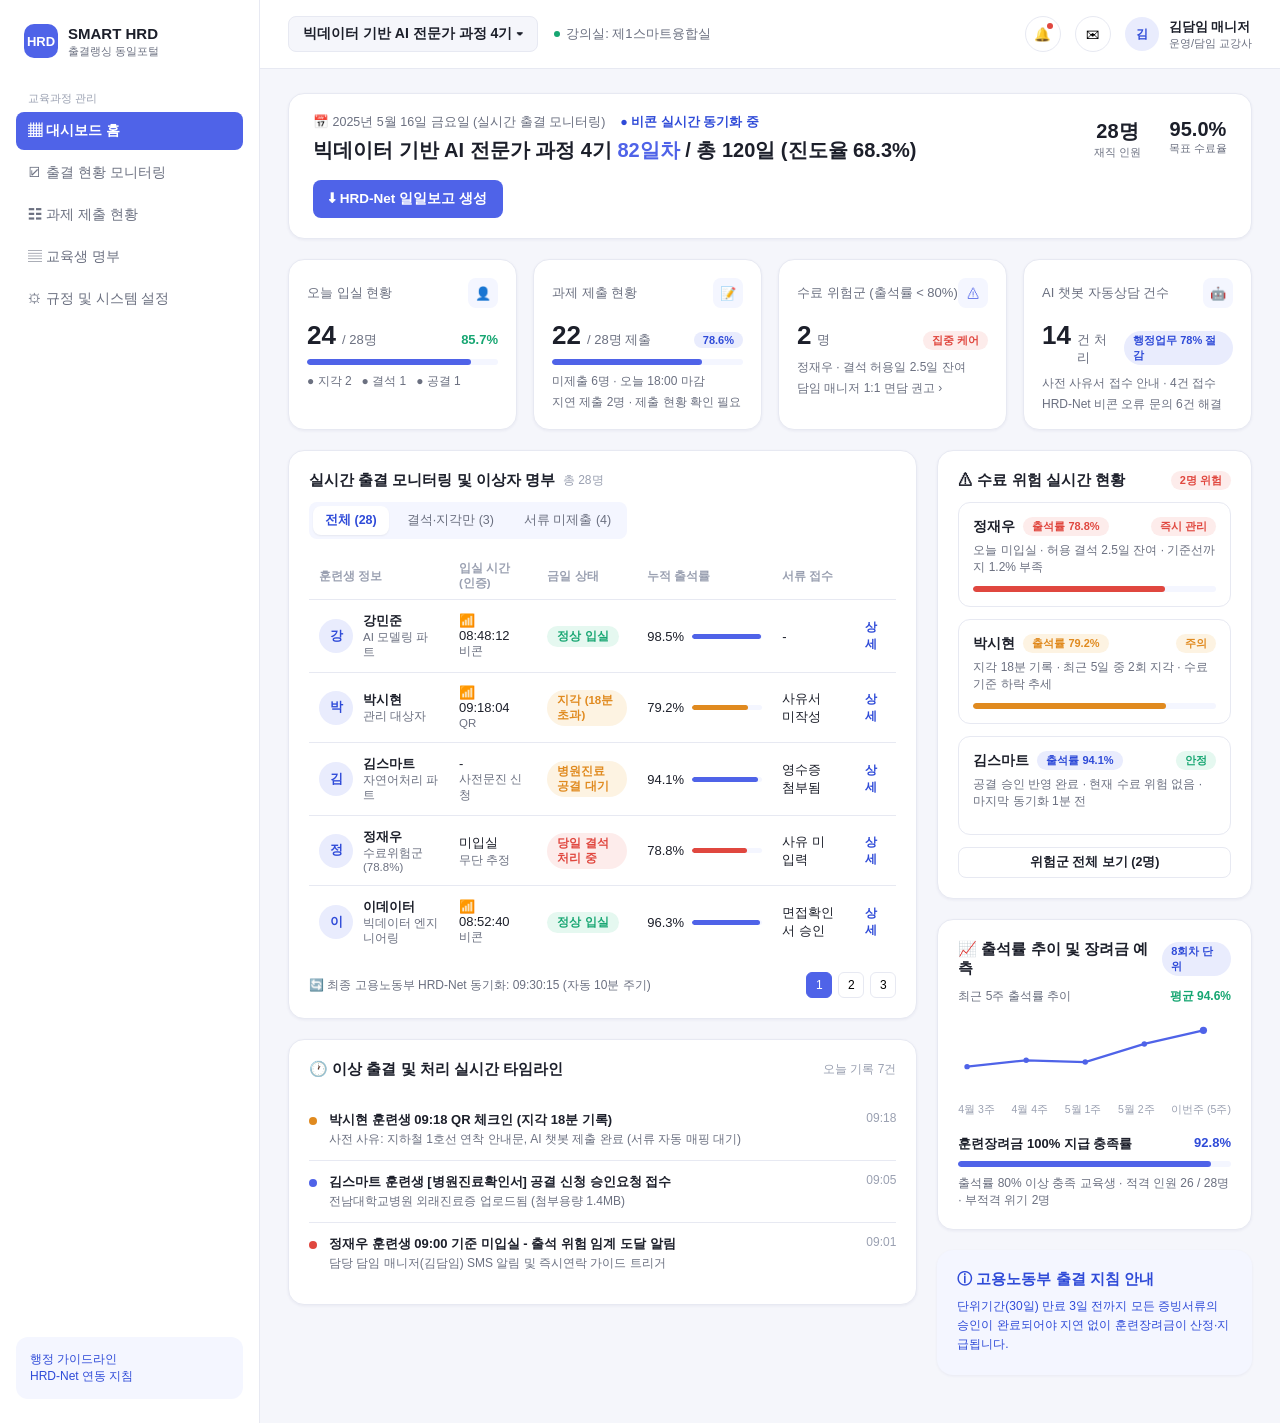
<file: index.html>
<!DOCTYPE html>
<html lang="ko">
<head>
<meta charset="UTF-8">
<title>SMART HRD | 대시보드 홈</title>
<meta name="viewport" content="width=device-width, initial-scale=1.0">
<link rel="stylesheet" href="style.css">
</head>
<body>
<div class="app">

  <!-- ===== 사이드바 ===== -->
  <aside class="sidebar">
    <div class="brand">
      <div class="brand-mark">HRD</div>
      <div>
        <div class="brand-name">SMART HRD</div>
        <div class="brand-sub">출결랭싱 동일포털</div>
      </div>
    </div>

    <div class="nav-label">교육과정 관리</div>
    <nav class="nav">
      <a class="nav-item" href="index.html" data-page="index.html"><span><span class="icon">▦</span>대시보드 홈</span></a>
      <a class="nav-item" href="attendance.html" data-page="attendance.html"><span><span class="icon">☑</span>출결 현황 모니터링</span></a>
      <a class="nav-item" href="assignment.html" data-page="assignment.html"><span><span class="icon">☷</span>과제 제출 현황</span></a>
      <a class="nav-item" href="students.html" data-page="students.html"><span><span class="icon">▤</span>교육생 명부</span></a>
      <a class="nav-item" href="settings.html" data-page="settings.html"><span><span class="icon">⚙</span>규정 및 시스템 설정</span></a>
    </nav>

    <div class="sidebar-footer">
      행정 가이드라인<br>HRD-Net 연동 지침
    </div>
  </aside>

  <!-- ===== 메인 영역 ===== -->
  <div class="main">

    <!-- 상단바 -->
    <header class="topbar">
      <div class="course-select">빅데이터 기반 AI 전문가 과정 4기 ▾</div>
      <div class="room-tag"><span class="dot"></span>강의실: 제1스마트융합실</div>
      <div class="topbar-right">
        <button class="icon-btn" data-label="알림">🔔<span class="dot"></span></button>
        <button class="icon-btn" data-label="메시지">✉</button>
        <div class="profile">
          <div class="profile-avatar">김</div>
          <div>
            <div class="profile-name">김담임 매니저</div>
            <div class="profile-role">운영/담임 교강사</div>
          </div>
        </div>
      </div>
    </header>

    <div class="content">

      <!-- 과정 정보 배너 -->
      <div class="card course-banner">
        <div class="course-banner-left">
          <div class="date-line">📅 2025년 5월 16일 금요일 (실시간 출결 모니터링) &nbsp; <span class="live-tag">● 비콘 실시간 동기화 중</span></div>
          <h1>빅데이터 기반 AI 전문가 과정 4기 <span class="day">82일차</span> / 총 120일 (진도율 68.3%)</h1>
        </div>
        <div class="course-banner-mid">
          <div class="metric-mini">
            <div class="num">28명</div>
            <div class="label">재직 인원</div>
          </div>
          <div class="metric-mini">
            <div class="num">95.0%</div>
            <div class="label">목표 수료율</div>
          </div>
        </div>
        <button class="btn btn-primary">⬇ HRD-Net 일일보고 생성</button>
      </div>

      <!-- 4개 요약 카드 -->
      <div class="stat-grid">
        <div class="card stat-card">
          <div class="stat-top">오늘 입실 현황 <span class="stat-icon">👤</span></div>
          <div class="stat-value">24 <span class="unit">/ 28명</span> <span style="margin-left:auto;color:var(--green);font-size:13px;">85.7%</span></div>
          <div class="progress-track"><div class="progress-fill" style="width:85.7%;"></div></div>
          <div class="stat-foot"><span>● 지각 2</span><span>● 결석 1</span><span>● 공결 1</span></div>
        </div>

        <div class="card stat-card">
          <div class="stat-top">과제 제출 현황 <span class="stat-icon">📝</span></div>
          <div class="stat-value">22 <span class="unit">/ 28명 제출</span> <span class="badge badge-blue" style="margin-left:auto;">78.6%</span></div>
          <div class="progress-track"><div class="progress-fill" style="width:78.6%;"></div></div>
          <div class="stat-foot">미제출 6명 · 오늘 18:00 마감</div>
          <div class="stat-foot" style="margin-top:4px;">지연 제출 2명 · 제출 현황 확인 필요</div>
        </div>

        <div class="card stat-card">
          <div class="stat-top">수료 위험군 (출석률 &lt; 80%) <span class="stat-icon">⚠</span></div>
          <div class="stat-value">2 <span class="unit">명</span> <span class="badge badge-red" style="margin-left:auto;">집중 케어</span></div>
          <div class="stat-foot">정재우 · 결석 허용일 2.5일 잔여</div>
          <div class="stat-foot" style="margin-top:4px;">담임 매니저 1:1 면담 권고 ›</div>
        </div>

        <div class="card stat-card">
          <div class="stat-top">AI 챗봇 자동상담 건수 <span class="stat-icon">🤖</span></div>
          <div class="stat-value">14 <span class="unit">건 처리</span> <span class="badge badge-blue" style="margin-left:auto;">행정업무 78% 절감</span></div>
          <div class="stat-foot">사전 사유서 접수 안내 · 4건 접수</div>
          <div class="stat-foot" style="margin-top:4px;">HRD-Net 비콘 오류 문의 6건 해결</div>
        </div>
      </div>

      <!-- 메인 2단 레이아웃 -->
      <div class="main-grid">

        <!-- 왼쪽: 실시간 테이블 + 타임라인 -->
        <div class="section-stack">
          <div class="card card-pad">
            <div class="page-header" style="margin-bottom:0;">
              <div class="card-title">실시간 출결 모니터링 및 이상자 명부 <span style="color:var(--text-faint);font-weight:400;font-size:12px;">총 28명</span></div>
              <div class="table-tabs">
                <button class="table-tab active" data-filter="all">전체 (28)</button>
                <button class="table-tab" data-filter="issue">결석·지각만 (3)</button>
                <button class="table-tab" data-filter="nodoc">서류 미제출 (4)</button>
              </div>
            </div>

            <table class="roster">
              <thead>
                <tr>
                  <th>훈련생 정보</th>
                  <th>입실 시간 (인증)</th>
                  <th>금일 상태</th>
                  <th>누적 출석률</th>
                  <th>서류 접수</th>
                  <th></th>
                </tr>
              </thead>
              <tbody>
                <tr data-status="normal" data-nodoc="false">
                  <td><div class="trainee-cell"><div class="trainee-avatar">강</div><div><div class="trainee-name">강민준</div><div class="trainee-track">AI 모델링 파트</div></div></div></td>
                  <td>📶 08:48:12 <br><span class="trainee-track">비콘</span></td>
                  <td><span class="status-pill status-normal">정상 입실</span></td>
                  <td><div class="mini-progress"><span>98.5%</span><div class="track"><div class="fill" style="width:98.5%;background:var(--blue-600);"></div></div></div></td>
                  <td>-</td>
                  <td><button class="row-action">상세</button></td>
                </tr>
                <tr data-status="late" data-nodoc="true">
                  <td><div class="trainee-cell"><div class="trainee-avatar">박</div><div><div class="trainee-name">박시현</div><div class="trainee-track">관리 대상자</div></div></div></td>
                  <td>📶 09:18:04 <br><span class="trainee-track">QR</span></td>
                  <td><span class="status-pill status-late">지각 (18분 초과)</span></td>
                  <td><div class="mini-progress"><span>79.2%</span><div class="track"><div class="fill" style="width:79.2%;background:var(--amber);"></div></div></div></td>
                  <td>사유서 미작성</td>
                  <td><button class="row-action">상세</button></td>
                </tr>
                <tr data-status="pending" data-nodoc="false">
                  <td><div class="trainee-cell"><div class="trainee-avatar">김</div><div><div class="trainee-name">김스마트</div><div class="trainee-track">자연어처리 파트</div></div></div></td>
                  <td>- <br><span class="trainee-track">사전문진 신청</span></td>
                  <td><span class="status-pill status-late">병원진료 공결 대기</span></td>
                  <td><div class="mini-progress"><span>94.1%</span><div class="track"><div class="fill" style="width:94.1%;background:var(--blue-600);"></div></div></div></td>
                  <td>영수증 첨부됨</td>
                  <td><button class="row-action">상세</button></td>
                </tr>
                <tr data-status="absent" data-nodoc="true">
                  <td><div class="trainee-cell"><div class="trainee-avatar">정</div><div><div class="trainee-name">정재우</div><div class="trainee-track">수료위험군 (78.8%)</div></div></div></td>
                  <td>미입실 <br><span class="trainee-track">무단 추정</span></td>
                  <td><span class="status-pill status-absent">당일 결석 처리 중</span></td>
                  <td><div class="mini-progress"><span>78.8%</span><div class="track"><div class="fill" style="width:78.8%;background:var(--red);"></div></div></div></td>
                  <td>사유 미입력</td>
                  <td><button class="row-action">상세</button></td>
                </tr>
                <tr data-status="normal" data-nodoc="false">
                  <td><div class="trainee-cell"><div class="trainee-avatar">이</div><div><div class="trainee-name">이데이터</div><div class="trainee-track">빅데이터 엔지니어링</div></div></div></td>
                  <td>📶 08:52:40 <br><span class="trainee-track">비콘</span></td>
                  <td><span class="status-pill status-normal">정상 입실</span></td>
                  <td><div class="mini-progress"><span>96.3%</span><div class="track"><div class="fill" style="width:96.3%;background:var(--blue-600);"></div></div></div></td>
                  <td>면접확인서 승인</td>
                  <td><button class="row-action">상세</button></td>
                </tr>
              </tbody>
            </table>

            <div class="table-footer">
              <span>🔄 최종 고용노동부 HRD-Net 동기화: 09:30:15 (자동 10분 주기)</span>
              <div class="pager"><button class="active">1</button><button>2</button><button>3</button></div>
            </div>
          </div>

          <div class="card card-pad">
            <div class="card-title">🕐 이상 출결 및 처리 실시간 타임라인 <span style="margin-left:auto;color:var(--text-faint);font-weight:400;font-size:12px;">오늘 기록 7건</span></div>
            <div class="timeline">
              <div class="timeline-item">
                <div class="timeline-dot dot-amber"></div>
                <div class="timeline-text">
                  <div class="title">박시현 훈련생 09:18 QR 체크인 (지각 18분 기록)</div>
                  <div class="desc">사전 사유: 지하철 1호선 연착 안내문, AI 챗봇 제출 완료 (서류 자동 매핑 대기)</div>
                </div>
                <div class="timeline-time">09:18</div>
              </div>
              <div class="timeline-item">
                <div class="timeline-dot dot-blue"></div>
                <div class="timeline-text">
                  <div class="title">김스마트 훈련생 [병원진료확인서] 공결 신청 승인요청 접수</div>
                  <div class="desc">전남대학교병원 외래진료증 업로드됨 (첨부용량 1.4MB)</div>
                </div>
                <div class="timeline-time">09:05</div>
              </div>
              <div class="timeline-item">
                <div class="timeline-dot dot-red"></div>
                <div class="timeline-text">
                  <div class="title">정재우 훈련생 09:00 기준 미입실 - 출석 위험 임계 도달 알림</div>
                  <div class="desc">담당 담임 매니저(김담임) SMS 알림 및 즉시연락 가이드 트리거</div>
                </div>
                <div class="timeline-time">09:01</div>
              </div>
            </div>
          </div>
        </div>

        <!-- 오른쪽: 수료 위험 실시간 현황 + 출석률 추이 + 안내 -->
        <div class="section-stack">
          <div class="card card-pad">
            <div class="card-title">⚠ 수료 위험 실시간 현황 <span class="badge badge-red" style="margin-left:auto;">2명 위험</span></div>

            <div class="doc-item">
              <div class="doc-item-top"><span class="doc-name">정재우</span><span class="badge badge-red">출석률 78.8%</span><span class="badge badge-red" style="margin-left:auto;">즉시 관리</span></div>
              <div class="doc-desc">오늘 미입실 · 허용 결석 2.5일 잔여 · 기준선까지 1.2% 부족</div>
              <div class="progress-track" style="margin:8px 0 0;"><div class="progress-fill" style="width:78.8%;background:var(--red);"></div></div>
            </div>

            <div class="doc-item">
              <div class="doc-item-top"><span class="doc-name">박시현</span><span class="badge badge-amber">출석률 79.2%</span><span class="badge badge-amber" style="margin-left:auto;">주의</span></div>
              <div class="doc-desc">지각 18분 기록 · 최근 5일 중 2회 지각 · 수료 기준 하락 추세</div>
              <div class="progress-track" style="margin:8px 0 0;"><div class="progress-fill" style="width:79.2%;background:var(--amber);"></div></div>
            </div>

            <div class="doc-item">
              <div class="doc-item-top"><span class="doc-name">김스마트</span><span class="badge badge-blue">출석률 94.1%</span><span class="badge badge-green" style="margin-left:auto;">안정</span></div>
              <div class="doc-desc">공결 승인 반영 완료 · 현재 수료 위험 없음 · 마지막 동기화 1분 전</div>
            </div>

            <button class="btn btn-outline btn-sm" style="width:100%;margin-top:12px;">위험군 전체 보기 (2명)</button>
          </div>

          <div class="card card-pad">
            <div class="card-title">📈 출석률 추이 및 장려금 예측 <span class="badge badge-blue" style="margin-left:auto;">8회차 단위</span></div>
            <div class="sparkline-wrap">
              <div style="display:flex;justify-content:space-between;align-items:baseline;">
                <span style="font-size:12px;color:var(--text-sub);">최근 5주 출석률 추이</span>
                <span style="font-size:12px;color:var(--green);font-weight:700;">평균 94.6%</span>
              </div>
              <svg viewBox="0 0 300 80" width="100%" height="80" style="margin-top:8px;">
                <polyline fill="none" stroke="#4f63e8" stroke-width="2.5"
                  points="10,55 75,48 140,50 205,30 270,15" />
                <circle cx="10" cy="55" r="3" fill="#4f63e8" />
                <circle cx="75" cy="48" r="3" fill="#4f63e8" />
                <circle cx="140" cy="50" r="3" fill="#4f63e8" />
                <circle cx="205" cy="30" r="3" fill="#4f63e8" />
                <circle cx="270" cy="15" r="4" fill="#4f63e8" />
              </svg>
              <div class="sparkline-labels">
                <span>4월 3주</span><span>4월 4주</span><span>5월 1주</span><span>5월 2주</span><span>이번주 (5주)</span>
              </div>
            </div>

            <div style="margin-top:18px;">
              <div style="display:flex;justify-content:space-between;font-size:13px;font-weight:600;">
                <span>훈련장려금 100% 지급 충족률</span><span style="color:var(--blue-700);">92.8%</span>
              </div>
              <div class="progress-track" style="margin-top:8px;"><div class="progress-fill" style="width:92.8%;"></div></div>
              <div class="stat-foot" style="margin-top:6px;">출석률 80% 이상 충족 교육생 · 적격 인원 26 / 28명 · 부적격 위기 2명</div>
            </div>
          </div>

          <div class="card card-pad notice-card">
            <div class="card-title" style="color:var(--blue-700);">ⓘ 고용노동부 출결 지침 안내</div>
            <p>단위기간(30일) 만료 3일 전까지 모든 증빙서류의 승인이 완료되어야 지연 없이 훈련장려금이 산정·지급됩니다.</p>
          </div>
        </div>

      </div>
    </div>
  </div>
</div>

<script src="script.js"></script>
</body>
</html>
</file>
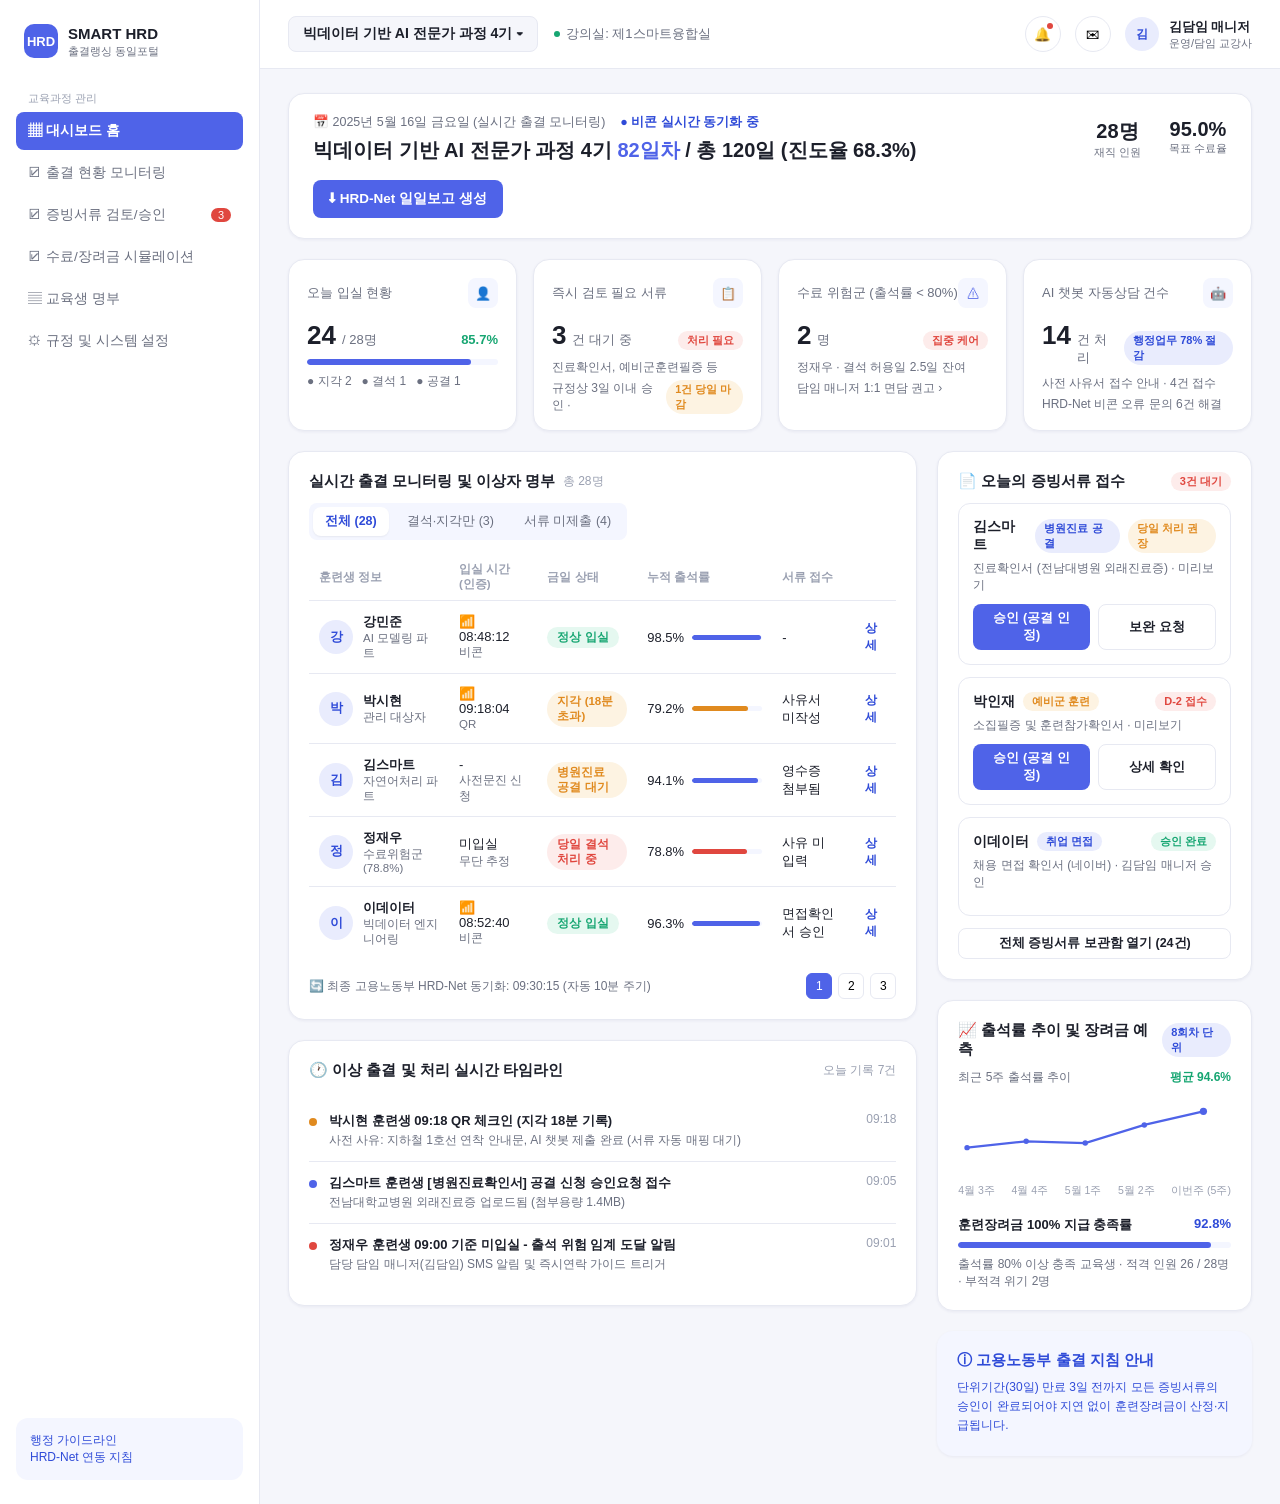
<file: files (3)/index.html>
<!DOCTYPE html>
<html lang="ko">
<head>
<meta charset="UTF-8">
<title>SMART HRD | 대시보드 홈</title>
<meta name="viewport" content="width=device-width, initial-scale=1.0">
<link rel="stylesheet" href="style.css">
</head>
<body>
<div class="app">

  <!-- ===== 사이드바 ===== -->
  <aside class="sidebar">
    <div class="brand">
      <div class="brand-mark">HRD</div>
      <div>
        <div class="brand-name">SMART HRD</div>
        <div class="brand-sub">출결랭싱 동일포털</div>
      </div>
    </div>

    <div class="nav-label">교육과정 관리</div>
    <nav class="nav">
      <a class="nav-item" href="index.html" data-page="index.html"><span><span class="icon">▦</span>대시보드 홈</span></a>
      <a class="nav-item" href="attendance.html" data-page="attendance.html"><span><span class="icon">☑</span>출결 현황 모니터링</span></a>
      <a class="nav-item" href="documents.html" data-page="documents.html"><span><span class="icon">☑</span>증빙서류 검토/승인</span><span class="nav-badge">3</span></a>
      <a class="nav-item" href="completion.html" data-page="completion.html"><span><span class="icon">☑</span>수료/장려금 시뮬레이션</span></a>
      <a class="nav-item" href="students.html" data-page="students.html"><span><span class="icon">▤</span>교육생 명부</span></a>
      <a class="nav-item" href="settings.html" data-page="settings.html"><span><span class="icon">⚙</span>규정 및 시스템 설정</span></a>
    </nav>

    <div class="sidebar-footer">
      행정 가이드라인<br>HRD-Net 연동 지침
    </div>
  </aside>

  <!-- ===== 메인 영역 ===== -->
  <div class="main">

    <!-- 상단바 -->
    <header class="topbar">
      <div class="course-select">빅데이터 기반 AI 전문가 과정 4기 ▾</div>
      <div class="room-tag"><span class="dot"></span>강의실: 제1스마트융합실</div>
      <div class="topbar-right">
        <button class="icon-btn" data-label="알림">🔔<span class="dot"></span></button>
        <button class="icon-btn" data-label="메시지">✉</button>
        <div class="profile">
          <div class="profile-avatar">김</div>
          <div>
            <div class="profile-name">김담임 매니저</div>
            <div class="profile-role">운영/담임 교강사</div>
          </div>
        </div>
      </div>
    </header>

    <div class="content">

      <!-- 과정 정보 배너 -->
      <div class="card course-banner">
        <div class="course-banner-left">
          <div class="date-line">📅 2025년 5월 16일 금요일 (실시간 출결 모니터링) &nbsp; <span class="live-tag">● 비콘 실시간 동기화 중</span></div>
          <h1>빅데이터 기반 AI 전문가 과정 4기 <span class="day">82일차</span> / 총 120일 (진도율 68.3%)</h1>
        </div>
        <div class="course-banner-mid">
          <div class="metric-mini">
            <div class="num">28명</div>
            <div class="label">재직 인원</div>
          </div>
          <div class="metric-mini">
            <div class="num">95.0%</div>
            <div class="label">목표 수료율</div>
          </div>
        </div>
        <button class="btn btn-primary">⬇ HRD-Net 일일보고 생성</button>
      </div>

      <!-- 4개 요약 카드 -->
      <div class="stat-grid">
        <div class="card stat-card">
          <div class="stat-top">오늘 입실 현황 <span class="stat-icon">👤</span></div>
          <div class="stat-value">24 <span class="unit">/ 28명</span> <span style="margin-left:auto;color:var(--green);font-size:13px;">85.7%</span></div>
          <div class="progress-track"><div class="progress-fill" style="width:85.7%;"></div></div>
          <div class="stat-foot"><span>● 지각 2</span><span>● 결석 1</span><span>● 공결 1</span></div>
        </div>

        <div class="card stat-card">
          <div class="stat-top">즉시 검토 필요 서류 <span class="stat-icon">📋</span></div>
          <div class="stat-value">3 <span class="unit">건 대기 중</span> <span class="badge badge-red" style="margin-left:auto;">처리 필요</span></div>
          <div class="stat-foot">진료확인서, 예비군훈련필증 등</div>
          <div class="stat-foot" style="margin-top:4px;">규정상 3일 이내 승인 · <span class="badge badge-amber">1건 당일 마감</span></div>
        </div>

        <div class="card stat-card">
          <div class="stat-top">수료 위험군 (출석률 &lt; 80%) <span class="stat-icon">⚠</span></div>
          <div class="stat-value">2 <span class="unit">명</span> <span class="badge badge-red" style="margin-left:auto;">집중 케어</span></div>
          <div class="stat-foot">정재우 · 결석 허용일 2.5일 잔여</div>
          <div class="stat-foot" style="margin-top:4px;">담임 매니저 1:1 면담 권고 ›</div>
        </div>

        <div class="card stat-card">
          <div class="stat-top">AI 챗봇 자동상담 건수 <span class="stat-icon">🤖</span></div>
          <div class="stat-value">14 <span class="unit">건 처리</span> <span class="badge badge-blue" style="margin-left:auto;">행정업무 78% 절감</span></div>
          <div class="stat-foot">사전 사유서 접수 안내 · 4건 접수</div>
          <div class="stat-foot" style="margin-top:4px;">HRD-Net 비콘 오류 문의 6건 해결</div>
        </div>
      </div>

      <!-- 메인 2단 레이아웃 -->
      <div class="main-grid">

        <!-- 왼쪽: 실시간 테이블 + 타임라인 -->
        <div class="section-stack">
          <div class="card card-pad">
            <div class="page-header" style="margin-bottom:0;">
              <div class="card-title">실시간 출결 모니터링 및 이상자 명부 <span style="color:var(--text-faint);font-weight:400;font-size:12px;">총 28명</span></div>
              <div class="table-tabs">
                <button class="table-tab active" data-filter="all">전체 (28)</button>
                <button class="table-tab" data-filter="issue">결석·지각만 (3)</button>
                <button class="table-tab" data-filter="nodoc">서류 미제출 (4)</button>
              </div>
            </div>

            <table class="roster">
              <thead>
                <tr>
                  <th>훈련생 정보</th>
                  <th>입실 시간 (인증)</th>
                  <th>금일 상태</th>
                  <th>누적 출석률</th>
                  <th>서류 접수</th>
                  <th></th>
                </tr>
              </thead>
              <tbody>
                <tr data-status="normal" data-nodoc="false">
                  <td><div class="trainee-cell"><div class="trainee-avatar">강</div><div><div class="trainee-name">강민준</div><div class="trainee-track">AI 모델링 파트</div></div></div></td>
                  <td>📶 08:48:12 <br><span class="trainee-track">비콘</span></td>
                  <td><span class="status-pill status-normal">정상 입실</span></td>
                  <td><div class="mini-progress"><span>98.5%</span><div class="track"><div class="fill" style="width:98.5%;background:var(--blue-600);"></div></div></div></td>
                  <td>-</td>
                  <td><button class="row-action">상세</button></td>
                </tr>
                <tr data-status="late" data-nodoc="true">
                  <td><div class="trainee-cell"><div class="trainee-avatar">박</div><div><div class="trainee-name">박시현</div><div class="trainee-track">관리 대상자</div></div></div></td>
                  <td>📶 09:18:04 <br><span class="trainee-track">QR</span></td>
                  <td><span class="status-pill status-late">지각 (18분 초과)</span></td>
                  <td><div class="mini-progress"><span>79.2%</span><div class="track"><div class="fill" style="width:79.2%;background:var(--amber);"></div></div></div></td>
                  <td>사유서 미작성</td>
                  <td><button class="row-action">상세</button></td>
                </tr>
                <tr data-status="pending" data-nodoc="false">
                  <td><div class="trainee-cell"><div class="trainee-avatar">김</div><div><div class="trainee-name">김스마트</div><div class="trainee-track">자연어처리 파트</div></div></div></td>
                  <td>- <br><span class="trainee-track">사전문진 신청</span></td>
                  <td><span class="status-pill status-late">병원진료 공결 대기</span></td>
                  <td><div class="mini-progress"><span>94.1%</span><div class="track"><div class="fill" style="width:94.1%;background:var(--blue-600);"></div></div></div></td>
                  <td>영수증 첨부됨</td>
                  <td><button class="row-action">상세</button></td>
                </tr>
                <tr data-status="absent" data-nodoc="true">
                  <td><div class="trainee-cell"><div class="trainee-avatar">정</div><div><div class="trainee-name">정재우</div><div class="trainee-track">수료위험군 (78.8%)</div></div></div></td>
                  <td>미입실 <br><span class="trainee-track">무단 추정</span></td>
                  <td><span class="status-pill status-absent">당일 결석 처리 중</span></td>
                  <td><div class="mini-progress"><span>78.8%</span><div class="track"><div class="fill" style="width:78.8%;background:var(--red);"></div></div></div></td>
                  <td>사유 미입력</td>
                  <td><button class="row-action">상세</button></td>
                </tr>
                <tr data-status="normal" data-nodoc="false">
                  <td><div class="trainee-cell"><div class="trainee-avatar">이</div><div><div class="trainee-name">이데이터</div><div class="trainee-track">빅데이터 엔지니어링</div></div></div></td>
                  <td>📶 08:52:40 <br><span class="trainee-track">비콘</span></td>
                  <td><span class="status-pill status-normal">정상 입실</span></td>
                  <td><div class="mini-progress"><span>96.3%</span><div class="track"><div class="fill" style="width:96.3%;background:var(--blue-600);"></div></div></div></td>
                  <td>면접확인서 승인</td>
                  <td><button class="row-action">상세</button></td>
                </tr>
              </tbody>
            </table>

            <div class="table-footer">
              <span>🔄 최종 고용노동부 HRD-Net 동기화: 09:30:15 (자동 10분 주기)</span>
              <div class="pager"><button class="active">1</button><button>2</button><button>3</button></div>
            </div>
          </div>

          <div class="card card-pad">
            <div class="card-title">🕐 이상 출결 및 처리 실시간 타임라인 <span style="margin-left:auto;color:var(--text-faint);font-weight:400;font-size:12px;">오늘 기록 7건</span></div>
            <div class="timeline">
              <div class="timeline-item">
                <div class="timeline-dot dot-amber"></div>
                <div class="timeline-text">
                  <div class="title">박시현 훈련생 09:18 QR 체크인 (지각 18분 기록)</div>
                  <div class="desc">사전 사유: 지하철 1호선 연착 안내문, AI 챗봇 제출 완료 (서류 자동 매핑 대기)</div>
                </div>
                <div class="timeline-time">09:18</div>
              </div>
              <div class="timeline-item">
                <div class="timeline-dot dot-blue"></div>
                <div class="timeline-text">
                  <div class="title">김스마트 훈련생 [병원진료확인서] 공결 신청 승인요청 접수</div>
                  <div class="desc">전남대학교병원 외래진료증 업로드됨 (첨부용량 1.4MB)</div>
                </div>
                <div class="timeline-time">09:05</div>
              </div>
              <div class="timeline-item">
                <div class="timeline-dot dot-red"></div>
                <div class="timeline-text">
                  <div class="title">정재우 훈련생 09:00 기준 미입실 - 출석 위험 임계 도달 알림</div>
                  <div class="desc">담당 담임 매니저(김담임) SMS 알림 및 즉시연락 가이드 트리거</div>
                </div>
                <div class="timeline-time">09:01</div>
              </div>
            </div>
          </div>
        </div>

        <!-- 오른쪽: 증빙서류 접수 + 출석률 추이 + 안내 -->
        <div class="section-stack">
          <div class="card card-pad">
            <div class="card-title">📄 오늘의 증빙서류 접수 <span class="badge badge-red" style="margin-left:auto;">3건 대기</span></div>

            <div class="doc-item">
              <div class="doc-item-top"><span class="doc-name">김스마트</span><span class="badge badge-blue">병원진료 공결</span><span class="badge badge-amber" style="margin-left:auto;">당일 처리 권장</span></div>
              <div class="doc-desc">진료확인서 (전남대병원 외래진료증) · <a href="#">미리보기</a></div>
              <div class="doc-actions">
                <button class="btn btn-primary btn-sm doc-approve">승인 (공결 인정)</button>
                <button class="btn btn-outline btn-sm doc-reject">보완 요청</button>
              </div>
            </div>

            <div class="doc-item">
              <div class="doc-item-top"><span class="doc-name">박인재</span><span class="badge badge-amber">예비군 훈련</span><span class="badge badge-red doc-status" style="margin-left:auto;">D-2 접수</span></div>
              <div class="doc-desc">소집필증 및 훈련참가확인서 · <a href="#">미리보기</a></div>
              <div class="doc-actions">
                <button class="btn btn-primary btn-sm doc-approve">승인 (공결 인정)</button>
                <button class="btn btn-outline btn-sm doc-reject">상세 확인</button>
              </div>
            </div>

            <div class="doc-item">
              <div class="doc-item-top"><span class="doc-name">이데이터</span><span class="badge badge-blue">취업 면접</span><span class="badge badge-green doc-status" style="margin-left:auto;">승인 완료</span></div>
              <div class="doc-desc">채용 면접 확인서 (네이버) · 김담임 매니저 승인</div>
            </div>

            <button class="btn btn-outline btn-sm" style="width:100%;margin-top:12px;">전체 증빙서류 보관함 열기 (24건)</button>
          </div>

          <div class="card card-pad">
            <div class="card-title">📈 출석률 추이 및 장려금 예측 <span class="badge badge-blue" style="margin-left:auto;">8회차 단위</span></div>
            <div class="sparkline-wrap">
              <div style="display:flex;justify-content:space-between;align-items:baseline;">
                <span style="font-size:12px;color:var(--text-sub);">최근 5주 출석률 추이</span>
                <span style="font-size:12px;color:var(--green);font-weight:700;">평균 94.6%</span>
              </div>
              <svg viewBox="0 0 300 80" width="100%" height="80" style="margin-top:8px;">
                <polyline fill="none" stroke="#4f63e8" stroke-width="2.5"
                  points="10,55 75,48 140,50 205,30 270,15" />
                <circle cx="10" cy="55" r="3" fill="#4f63e8" />
                <circle cx="75" cy="48" r="3" fill="#4f63e8" />
                <circle cx="140" cy="50" r="3" fill="#4f63e8" />
                <circle cx="205" cy="30" r="3" fill="#4f63e8" />
                <circle cx="270" cy="15" r="4" fill="#4f63e8" />
              </svg>
              <div class="sparkline-labels">
                <span>4월 3주</span><span>4월 4주</span><span>5월 1주</span><span>5월 2주</span><span>이번주 (5주)</span>
              </div>
            </div>

            <div style="margin-top:18px;">
              <div style="display:flex;justify-content:space-between;font-size:13px;font-weight:600;">
                <span>훈련장려금 100% 지급 충족률</span><span style="color:var(--blue-700);">92.8%</span>
              </div>
              <div class="progress-track" style="margin-top:8px;"><div class="progress-fill" style="width:92.8%;"></div></div>
              <div class="stat-foot" style="margin-top:6px;">출석률 80% 이상 충족 교육생 · 적격 인원 26 / 28명 · 부적격 위기 2명</div>
            </div>
          </div>

          <div class="card card-pad notice-card">
            <div class="card-title" style="color:var(--blue-700);">ⓘ 고용노동부 출결 지침 안내</div>
            <p>단위기간(30일) 만료 3일 전까지 모든 증빙서류의 승인이 완료되어야 지연 없이 훈련장려금이 산정·지급됩니다.</p>
          </div>
        </div>

      </div>
    </div>
  </div>
</div>

<script src="script.js"></script>
</body>
</html>
</file>
<file: style.css>
/* ==========================================================
   SMART HRD 출결관리 대시보드 - 스타일시트
   초보자를 위한 안내: 색상은 아래 :root 안의 변수만 바꾸면
   전체 사이트 색상이 한 번에 바뀝니다.
   ========================================================== */

:root {
  /* 메인 컬러 (블루 + 화이트 컨셉) */
  --blue-900: #1e2a5e;
  --blue-700: #2f4bd8;
  --blue-600: #4f63e8;
  --blue-500: #6c7ff0;
  --blue-100: #e9ecfd;
  --blue-50: #f4f6ff;

  --green: #17a672;
  --green-bg: #e5f8f0;
  --amber: #e08a1f;
  --amber-bg: #fdf3e2;
  --red: #e0473f;
  --red-bg: #fdeceb;

  --text-main: #1c1f2a;
  --text-sub: #6b7080;
  --text-faint: #9aa0b1;

  --bg-page: #f5f6fb;
  --bg-card: #ffffff;
  --border: #e7e9f2;

  --radius-lg: 16px;
  --radius-md: 12px;
  --radius-sm: 8px;

  --shadow-card: 0 1px 3px rgba(30, 42, 94, 0.06);
}

* {
  box-sizing: border-box;
}

body {
  margin: 0;
  font-family: "Pretendard", "Apple SD Gothic Neo", "Malgun Gothic", sans-serif;
  background: var(--bg-page);
  color: var(--text-main);
}

a {
  text-decoration: none;
  color: inherit;
}

button {
  font-family: inherit;
  cursor: pointer;
}

/* ---------------- 전체 레이아웃 ---------------- */

.app {
  display: flex;
  min-height: 100vh;
}

/* ---------------- 사이드바 ---------------- */

.sidebar {
  width: 260px;
  flex-shrink: 0;
  background: var(--bg-card);
  border-right: 1px solid var(--border);
  padding: 24px 16px;
  display: flex;
  flex-direction: column;
}

.brand {
  display: flex;
  align-items: center;
  gap: 10px;
  padding: 0 8px 24px;
}

.brand-mark {
  width: 34px;
  height: 34px;
  border-radius: 10px;
  background: var(--blue-600);
  color: #fff;
  display: flex;
  align-items: center;
  justify-content: center;
  font-weight: 700;
  font-size: 13px;
}

.brand-name {
  font-weight: 700;
  font-size: 15px;
  line-height: 1.3;
}

.brand-sub {
  font-size: 11px;
  color: var(--text-sub);
}

.nav-label {
  font-size: 11px;
  color: var(--text-faint);
  padding: 8px 12px 6px;
}

.nav {
  display: flex;
  flex-direction: column;
  gap: 4px;
}

.nav-item {
  display: flex;
  align-items: center;
  justify-content: space-between;
  gap: 10px;
  padding: 10px 12px;
  border-radius: var(--radius-sm);
  font-size: 13.5px;
  color: var(--text-sub);
}

.nav-item span.icon {
  margin-right: 4px;
}

.nav-item:hover {
  background: var(--blue-50);
  color: var(--blue-700);
}

.nav-item.active {
  background: var(--blue-600);
  color: #fff;
  font-weight: 600;
}

.nav-badge {
  background: var(--red);
  color: #fff;
  font-size: 11px;
  padding: 1px 7px;
  border-radius: 999px;
}

.nav-item.active .nav-badge {
  background: rgba(255, 255, 255, 0.25);
}

.sidebar-footer {
  margin-top: auto;
  background: var(--blue-50);
  border-radius: var(--radius-md);
  padding: 14px;
  font-size: 12px;
  color: var(--blue-700);
}

/* ---------------- 상단바 ---------------- */

.topbar {
  display: flex;
  align-items: center;
  justify-content: space-between;
  padding: 16px 28px;
  background: var(--bg-card);
  border-bottom: 1px solid var(--border);
  gap: 16px;
}

.course-select {
  display: flex;
  align-items: center;
  gap: 8px;
  font-size: 14px;
  font-weight: 600;
  padding: 8px 14px;
  border: 1px solid var(--border);
  border-radius: var(--radius-sm);
  background: var(--bg-page);
}

.room-tag {
  font-size: 13px;
  color: var(--text-sub);
  display: flex;
  align-items: center;
  gap: 6px;
}

.room-tag .dot {
  width: 6px;
  height: 6px;
  border-radius: 50%;
  background: var(--green);
}

.topbar-right {
  display: flex;
  align-items: center;
  gap: 14px;
  margin-left: auto;
}

.icon-btn {
  position: relative;
  width: 36px;
  height: 36px;
  border-radius: 50%;
  border: 1px solid var(--border);
  background: var(--bg-card);
  display: flex;
  align-items: center;
  justify-content: center;
}

.icon-btn .dot {
  position: absolute;
  top: 6px;
  right: 7px;
  width: 6px;
  height: 6px;
  border-radius: 50%;
  background: var(--red);
}

.profile {
  display: flex;
  align-items: center;
  gap: 10px;
}

.profile-avatar {
  width: 34px;
  height: 34px;
  border-radius: 50%;
  background: var(--blue-100);
  color: var(--blue-700);
  display: flex;
  align-items: center;
  justify-content: center;
  font-weight: 700;
  font-size: 12px;
}

.profile-name {
  font-size: 13px;
  font-weight: 600;
}

.profile-role {
  font-size: 11px;
  color: var(--text-sub);
}

/* ---------------- 콘텐츠 영역 ---------------- */

.content {
  padding: 24px 28px 48px;
  max-width: 1400px;
}

.page-header {
  display: flex;
  align-items: center;
  justify-content: space-between;
  margin-bottom: 20px;
  flex-wrap: wrap;
  gap: 12px;
}

.page-title {
  font-size: 22px;
  font-weight: 700;
}

.page-sub {
  font-size: 13px;
  color: var(--text-sub);
  margin-top: 4px;
}

.btn {
  border: none;
  border-radius: var(--radius-sm);
  padding: 10px 16px;
  font-size: 13.5px;
  font-weight: 600;
}

.btn-primary {
  background: var(--blue-600);
  color: #fff;
}

.btn-primary:hover {
  background: var(--blue-700);
}

.btn-outline {
  background: #fff;
  border: 1px solid var(--border);
  color: var(--text-main);
}

.btn-outline:hover {
  border-color: var(--blue-500);
  color: var(--blue-700);
}

.btn-sm {
  padding: 6px 12px;
  font-size: 12.5px;
  border-radius: var(--radius-sm);
}

.btn-danger-outline {
  background: #fff;
  border: 1px solid var(--red);
  color: var(--red);
}

/* ---------------- 카드 공통 ---------------- */

.card {
  background: var(--bg-card);
  border: 1px solid var(--border);
  border-radius: var(--radius-lg);
  box-shadow: var(--shadow-card);
}

.card-pad {
  padding: 20px;
}

.card-title {
  font-size: 15px;
  font-weight: 700;
  display: flex;
  align-items: center;
  gap: 8px;
}

/* ---------------- 대시보드: 과정 정보 바 ---------------- */

.course-banner {
  display: flex;
  align-items: center;
  justify-content: space-between;
  flex-wrap: wrap;
  gap: 16px;
  padding: 20px 24px;
  margin-bottom: 20px;
}

.course-banner-left .date-line {
  font-size: 12.5px;
  color: var(--text-sub);
  display: flex;
  align-items: center;
  gap: 8px;
  margin-bottom: 6px;
}

.live-tag {
  color: var(--blue-700);
  font-weight: 600;
}

.course-banner-left h1 {
  font-size: 20px;
  margin: 0;
}

.course-banner-left h1 .day {
  color: var(--blue-600);
}

.course-banner-mid {
  display: flex;
  gap: 28px;
}

.metric-mini {
  text-align: center;
}

.metric-mini .num {
  font-size: 20px;
  font-weight: 700;
}

.metric-mini .label {
  font-size: 11px;
  color: var(--text-sub);
}

/* ---------------- 대시보드: 4개 요약 카드 ---------------- */

.stat-grid {
  display: grid;
  grid-template-columns: repeat(4, 1fr);
  gap: 16px;
  margin-bottom: 20px;
}

.stat-card {
  padding: 18px 18px 16px;
}

.stat-top {
  display: flex;
  align-items: center;
  justify-content: space-between;
  font-size: 13px;
  color: var(--text-sub);
  margin-bottom: 12px;
}

.stat-icon {
  width: 30px;
  height: 30px;
  border-radius: 8px;
  background: var(--blue-50);
  display: flex;
  align-items: center;
  justify-content: center;
  color: var(--blue-600);
}

.stat-value {
  font-size: 26px;
  font-weight: 700;
  display: flex;
  align-items: baseline;
  gap: 6px;
  margin-bottom: 8px;
}

.stat-value .unit {
  font-size: 13px;
  font-weight: 500;
  color: var(--text-sub);
}

.progress-track {
  height: 6px;
  border-radius: 999px;
  background: var(--blue-50);
  overflow: hidden;
  margin-bottom: 8px;
}

.progress-fill {
  height: 100%;
  background: var(--blue-600);
  border-radius: 999px;
}

.stat-foot {
  font-size: 12px;
  color: var(--text-sub);
  display: flex;
  gap: 10px;
}

.badge {
  display: inline-block;
  padding: 2px 9px;
  border-radius: 999px;
  font-size: 11px;
  font-weight: 600;
}

.badge-blue { background: var(--blue-100); color: var(--blue-700); }
.badge-amber { background: var(--amber-bg); color: var(--amber); }
.badge-green { background: var(--green-bg); color: var(--green); }
.badge-red { background: var(--red-bg); color: var(--red); }

/* ---------------- 메인 2단 레이아웃 ---------------- */

.main-grid {
  display: grid;
  grid-template-columns: 2fr 1fr;
  gap: 20px;
  align-items: start;
}

/* ---------------- 실시간 테이블 ---------------- */

.table-tabs {
  display: flex;
  gap: 6px;
  background: var(--blue-50);
  padding: 4px;
  border-radius: var(--radius-sm);
}

.table-tab {
  border: none;
  background: transparent;
  padding: 6px 12px;
  border-radius: var(--radius-sm);
  font-size: 12.5px;
  color: var(--text-sub);
}

.table-tab.active {
  background: #fff;
  color: var(--blue-700);
  font-weight: 700;
  box-shadow: 0 1px 2px rgba(0, 0, 0, 0.06);
}

table.roster {
  width: 100%;
  border-collapse: collapse;
  font-size: 13px;
  margin-top: 14px;
}

table.roster th {
  text-align: left;
  font-size: 11.5px;
  color: var(--text-faint);
  font-weight: 600;
  padding: 8px 10px;
  border-bottom: 1px solid var(--border);
}

table.roster td {
  padding: 12px 10px;
  border-bottom: 1px solid var(--border);
  vertical-align: middle;
}

table.roster tr:last-child td {
  border-bottom: none;
}

.trainee-cell {
  display: flex;
  align-items: center;
  gap: 10px;
}

.trainee-avatar {
  width: 34px;
  height: 34px;
  border-radius: 50%;
  background: var(--blue-100);
  color: var(--blue-700);
  display: flex;
  align-items: center;
  justify-content: center;
  font-weight: 700;
  font-size: 12.5px;
  flex-shrink: 0;
}

.trainee-name {
  font-weight: 600;
}

.trainee-track {
  font-size: 11.5px;
  color: var(--text-sub);
}

.status-pill {
  display: inline-block;
  padding: 3px 10px;
  border-radius: 999px;
  font-size: 11.5px;
  font-weight: 600;
}

.status-normal { background: var(--green-bg); color: var(--green); }
.status-late { background: var(--amber-bg); color: var(--amber); }
.status-absent { background: var(--red-bg); color: var(--red); }

.mini-progress {
  display: flex;
  align-items: center;
  gap: 8px;
}

.mini-progress .track {
  width: 70px;
  height: 5px;
  border-radius: 999px;
  background: var(--blue-50);
  overflow: hidden;
}

.mini-progress .fill {
  height: 100%;
  border-radius: 999px;
}

.row-action {
  font-size: 12px;
  color: var(--blue-700);
  font-weight: 600;
  background: none;
  border: none;
}

.table-footer {
  display: flex;
  align-items: center;
  justify-content: space-between;
  margin-top: 14px;
  font-size: 12px;
  color: var(--text-sub);
}

.pager {
  display: flex;
  gap: 6px;
}

.pager button {
  width: 26px;
  height: 26px;
  border-radius: 6px;
  border: 1px solid var(--border);
  background: #fff;
  font-size: 12px;
}

.pager button.active {
  background: var(--blue-600);
  color: #fff;
  border-color: var(--blue-600);
}

/* ---------------- 타임라인 ---------------- */

.timeline {
  margin-top: 20px;
}

.timeline-item {
  display: flex;
  gap: 12px;
  padding: 12px 0;
  border-bottom: 1px solid var(--border);
}

.timeline-item:last-child {
  border-bottom: none;
}

.timeline-dot {
  width: 8px;
  height: 8px;
  border-radius: 50%;
  margin-top: 6px;
  flex-shrink: 0;
}

.dot-amber { background: var(--amber); }
.dot-blue { background: var(--blue-600); }
.dot-red { background: var(--red); }

.timeline-text .title {
  font-size: 13px;
  font-weight: 600;
}

.timeline-text .desc {
  font-size: 12px;
  color: var(--text-sub);
  margin-top: 2px;
}

.timeline-time {
  margin-left: auto;
  font-size: 12px;
  color: var(--text-faint);
  white-space: nowrap;
}

/* ---------------- 우측 패널: 증빙서류 접수 ---------------- */

.doc-item {
  border: 1px solid var(--border);
  border-radius: var(--radius-md);
  padding: 14px;
  margin-top: 12px;
}

.doc-item-top {
  display: flex;
  align-items: center;
  gap: 8px;
  margin-bottom: 6px;
}

.doc-name {
  font-weight: 700;
  font-size: 13.5px;
}

.doc-desc {
  font-size: 12px;
  color: var(--text-sub);
  margin-bottom: 10px;
}

.doc-actions {
  display: flex;
  gap: 8px;
}

.doc-actions .btn {
  flex: 1;
}

/* ---------------- 출석률 추이 (스파크라인) ---------------- */

.sparkline-wrap {
  margin-top: 10px;
}

.sparkline-labels {
  display: flex;
  justify-content: space-between;
  font-size: 10.5px;
  color: var(--text-faint);
  margin-top: 6px;
}

/* ---------------- 알림 카드 ---------------- */

.notice-card {
  background: var(--blue-50);
  border: none;
}

.notice-card p {
  font-size: 12px;
  color: var(--blue-700);
  line-height: 1.6;
  margin: 8px 0 0;
}

/* ---------------- 일반 페이지 카드 리스트 (하위 페이지 공용) ---------------- */

.section-stack {
  display: flex;
  flex-direction: column;
  gap: 20px;
}

.filter-bar {
  display: flex;
  gap: 8px;
  margin-bottom: 16px;
  flex-wrap: wrap;
}

.chip {
  padding: 6px 14px;
  border-radius: 999px;
  border: 1px solid var(--border);
  background: #fff;
  font-size: 12.5px;
  color: var(--text-sub);
}

.chip.active {
  background: var(--blue-600);
  border-color: var(--blue-600);
  color: #fff;
  font-weight: 600;
}

/* ---------------- 로그인 페이지 ---------------- */

.login-wrap {
  min-height: 100vh;
  display: flex;
  align-items: center;
  justify-content: center;
  background: linear-gradient(160deg, var(--blue-50), var(--bg-page));
}

.login-card {
  width: 360px;
  padding: 36px 32px;
  text-align: center;
}

.login-card .brand-mark {
  margin: 0 auto 12px;
}

.login-card h2 {
  font-size: 18px;
  margin: 4px 0 24px;
}

.field {
  text-align: left;
  margin-bottom: 14px;
}

.field label {
  display: block;
  font-size: 12.5px;
  color: var(--text-sub);
  margin-bottom: 6px;
}

.field input {
  width: 100%;
  padding: 10px 12px;
  border-radius: var(--radius-sm);
  border: 1px solid var(--border);
  font-size: 13.5px;
}

.field input:focus {
  outline: none;
  border-color: var(--blue-500);
}

.login-card .btn {
  width: 100%;
  margin-top: 8px;
  padding: 11px;
}

.login-hint {
  font-size: 11.5px;
  color: var(--text-faint);
  margin-top: 16px;
}

/* ---------------- 반응형 ---------------- */

@media (max-width: 1100px) {
  .stat-grid {
    grid-template-columns: repeat(2, 1fr);
  }
  .main-grid {
    grid-template-columns: 1fr;
  }
}

@media (max-width: 720px) {
  .sidebar {
    display: none;
  }
  .stat-grid {
    grid-template-columns: 1fr;
  }
}
</file>
<file: files (3)/style.css>
/* ==========================================================
   SMART HRD 출결관리 대시보드 - 스타일시트
   초보자를 위한 안내: 색상은 아래 :root 안의 변수만 바꾸면
   전체 사이트 색상이 한 번에 바뀝니다.
   ========================================================== */

:root {
  /* 메인 컬러 (블루 + 화이트 컨셉) */
  --blue-900: #1e2a5e;
  --blue-700: #2f4bd8;
  --blue-600: #4f63e8;
  --blue-500: #6c7ff0;
  --blue-100: #e9ecfd;
  --blue-50: #f4f6ff;

  --green: #17a672;
  --green-bg: #e5f8f0;
  --amber: #e08a1f;
  --amber-bg: #fdf3e2;
  --red: #e0473f;
  --red-bg: #fdeceb;

  --text-main: #1c1f2a;
  --text-sub: #6b7080;
  --text-faint: #9aa0b1;

  --bg-page: #f5f6fb;
  --bg-card: #ffffff;
  --border: #e7e9f2;

  --radius-lg: 16px;
  --radius-md: 12px;
  --radius-sm: 8px;

  --shadow-card: 0 1px 3px rgba(30, 42, 94, 0.06);
}

* {
  box-sizing: border-box;
}

body {
  margin: 0;
  font-family: "Pretendard", "Apple SD Gothic Neo", "Malgun Gothic", sans-serif;
  background: var(--bg-page);
  color: var(--text-main);
}

a {
  text-decoration: none;
  color: inherit;
}

button {
  font-family: inherit;
  cursor: pointer;
}

/* ---------------- 전체 레이아웃 ---------------- */

.app {
  display: flex;
  min-height: 100vh;
}

/* ---------------- 사이드바 ---------------- */

.sidebar {
  width: 260px;
  flex-shrink: 0;
  background: var(--bg-card);
  border-right: 1px solid var(--border);
  padding: 24px 16px;
  display: flex;
  flex-direction: column;
}

.brand {
  display: flex;
  align-items: center;
  gap: 10px;
  padding: 0 8px 24px;
}

.brand-mark {
  width: 34px;
  height: 34px;
  border-radius: 10px;
  background: var(--blue-600);
  color: #fff;
  display: flex;
  align-items: center;
  justify-content: center;
  font-weight: 700;
  font-size: 13px;
}

.brand-name {
  font-weight: 700;
  font-size: 15px;
  line-height: 1.3;
}

.brand-sub {
  font-size: 11px;
  color: var(--text-sub);
}

.nav-label {
  font-size: 11px;
  color: var(--text-faint);
  padding: 8px 12px 6px;
}

.nav {
  display: flex;
  flex-direction: column;
  gap: 4px;
}

.nav-item {
  display: flex;
  align-items: center;
  justify-content: space-between;
  gap: 10px;
  padding: 10px 12px;
  border-radius: var(--radius-sm);
  font-size: 13.5px;
  color: var(--text-sub);
}

.nav-item span.icon {
  margin-right: 4px;
}

.nav-item:hover {
  background: var(--blue-50);
  color: var(--blue-700);
}

.nav-item.active {
  background: var(--blue-600);
  color: #fff;
  font-weight: 600;
}

.nav-badge {
  background: var(--red);
  color: #fff;
  font-size: 11px;
  padding: 1px 7px;
  border-radius: 999px;
}

.nav-item.active .nav-badge {
  background: rgba(255, 255, 255, 0.25);
}

.sidebar-footer {
  margin-top: auto;
  background: var(--blue-50);
  border-radius: var(--radius-md);
  padding: 14px;
  font-size: 12px;
  color: var(--blue-700);
}

/* ---------------- 상단바 ---------------- */

.topbar {
  display: flex;
  align-items: center;
  justify-content: space-between;
  padding: 16px 28px;
  background: var(--bg-card);
  border-bottom: 1px solid var(--border);
  gap: 16px;
}

.course-select {
  display: flex;
  align-items: center;
  gap: 8px;
  font-size: 14px;
  font-weight: 600;
  padding: 8px 14px;
  border: 1px solid var(--border);
  border-radius: var(--radius-sm);
  background: var(--bg-page);
}

.room-tag {
  font-size: 13px;
  color: var(--text-sub);
  display: flex;
  align-items: center;
  gap: 6px;
}

.room-tag .dot {
  width: 6px;
  height: 6px;
  border-radius: 50%;
  background: var(--green);
}

.topbar-right {
  display: flex;
  align-items: center;
  gap: 14px;
  margin-left: auto;
}

.icon-btn {
  position: relative;
  width: 36px;
  height: 36px;
  border-radius: 50%;
  border: 1px solid var(--border);
  background: var(--bg-card);
  display: flex;
  align-items: center;
  justify-content: center;
}

.icon-btn .dot {
  position: absolute;
  top: 6px;
  right: 7px;
  width: 6px;
  height: 6px;
  border-radius: 50%;
  background: var(--red);
}

.profile {
  display: flex;
  align-items: center;
  gap: 10px;
}

.profile-avatar {
  width: 34px;
  height: 34px;
  border-radius: 50%;
  background: var(--blue-100);
  color: var(--blue-700);
  display: flex;
  align-items: center;
  justify-content: center;
  font-weight: 700;
  font-size: 12px;
}

.profile-name {
  font-size: 13px;
  font-weight: 600;
}

.profile-role {
  font-size: 11px;
  color: var(--text-sub);
}

/* ---------------- 콘텐츠 영역 ---------------- */

.content {
  padding: 24px 28px 48px;
  max-width: 1400px;
}

.page-header {
  display: flex;
  align-items: center;
  justify-content: space-between;
  margin-bottom: 20px;
  flex-wrap: wrap;
  gap: 12px;
}

.page-title {
  font-size: 22px;
  font-weight: 700;
}

.page-sub {
  font-size: 13px;
  color: var(--text-sub);
  margin-top: 4px;
}

.btn {
  border: none;
  border-radius: var(--radius-sm);
  padding: 10px 16px;
  font-size: 13.5px;
  font-weight: 600;
}

.btn-primary {
  background: var(--blue-600);
  color: #fff;
}

.btn-primary:hover {
  background: var(--blue-700);
}

.btn-outline {
  background: #fff;
  border: 1px solid var(--border);
  color: var(--text-main);
}

.btn-outline:hover {
  border-color: var(--blue-500);
  color: var(--blue-700);
}

.btn-sm {
  padding: 6px 12px;
  font-size: 12.5px;
  border-radius: var(--radius-sm);
}

.btn-danger-outline {
  background: #fff;
  border: 1px solid var(--red);
  color: var(--red);
}

/* ---------------- 카드 공통 ---------------- */

.card {
  background: var(--bg-card);
  border: 1px solid var(--border);
  border-radius: var(--radius-lg);
  box-shadow: var(--shadow-card);
}

.card-pad {
  padding: 20px;
}

.card-title {
  font-size: 15px;
  font-weight: 700;
  display: flex;
  align-items: center;
  gap: 8px;
}

/* ---------------- 대시보드: 과정 정보 바 ---------------- */

.course-banner {
  display: flex;
  align-items: center;
  justify-content: space-between;
  flex-wrap: wrap;
  gap: 16px;
  padding: 20px 24px;
  margin-bottom: 20px;
}

.course-banner-left .date-line {
  font-size: 12.5px;
  color: var(--text-sub);
  display: flex;
  align-items: center;
  gap: 8px;
  margin-bottom: 6px;
}

.live-tag {
  color: var(--blue-700);
  font-weight: 600;
}

.course-banner-left h1 {
  font-size: 20px;
  margin: 0;
}

.course-banner-left h1 .day {
  color: var(--blue-600);
}

.course-banner-mid {
  display: flex;
  gap: 28px;
}

.metric-mini {
  text-align: center;
}

.metric-mini .num {
  font-size: 20px;
  font-weight: 700;
}

.metric-mini .label {
  font-size: 11px;
  color: var(--text-sub);
}

/* ---------------- 대시보드: 4개 요약 카드 ---------------- */

.stat-grid {
  display: grid;
  grid-template-columns: repeat(4, 1fr);
  gap: 16px;
  margin-bottom: 20px;
}

.stat-card {
  padding: 18px 18px 16px;
}

.stat-top {
  display: flex;
  align-items: center;
  justify-content: space-between;
  font-size: 13px;
  color: var(--text-sub);
  margin-bottom: 12px;
}

.stat-icon {
  width: 30px;
  height: 30px;
  border-radius: 8px;
  background: var(--blue-50);
  display: flex;
  align-items: center;
  justify-content: center;
  color: var(--blue-600);
}

.stat-value {
  font-size: 26px;
  font-weight: 700;
  display: flex;
  align-items: baseline;
  gap: 6px;
  margin-bottom: 8px;
}

.stat-value .unit {
  font-size: 13px;
  font-weight: 500;
  color: var(--text-sub);
}

.progress-track {
  height: 6px;
  border-radius: 999px;
  background: var(--blue-50);
  overflow: hidden;
  margin-bottom: 8px;
}

.progress-fill {
  height: 100%;
  background: var(--blue-600);
  border-radius: 999px;
}

.stat-foot {
  font-size: 12px;
  color: var(--text-sub);
  display: flex;
  gap: 10px;
}

.badge {
  display: inline-block;
  padding: 2px 9px;
  border-radius: 999px;
  font-size: 11px;
  font-weight: 600;
}

.badge-blue { background: var(--blue-100); color: var(--blue-700); }
.badge-amber { background: var(--amber-bg); color: var(--amber); }
.badge-green { background: var(--green-bg); color: var(--green); }
.badge-red { background: var(--red-bg); color: var(--red); }

/* ---------------- 메인 2단 레이아웃 ---------------- */

.main-grid {
  display: grid;
  grid-template-columns: 2fr 1fr;
  gap: 20px;
  align-items: start;
}

/* ---------------- 실시간 테이블 ---------------- */

.table-tabs {
  display: flex;
  gap: 6px;
  background: var(--blue-50);
  padding: 4px;
  border-radius: var(--radius-sm);
}

.table-tab {
  border: none;
  background: transparent;
  padding: 6px 12px;
  border-radius: var(--radius-sm);
  font-size: 12.5px;
  color: var(--text-sub);
}

.table-tab.active {
  background: #fff;
  color: var(--blue-700);
  font-weight: 700;
  box-shadow: 0 1px 2px rgba(0, 0, 0, 0.06);
}

table.roster {
  width: 100%;
  border-collapse: collapse;
  font-size: 13px;
  margin-top: 14px;
}

table.roster th {
  text-align: left;
  font-size: 11.5px;
  color: var(--text-faint);
  font-weight: 600;
  padding: 8px 10px;
  border-bottom: 1px solid var(--border);
}

table.roster td {
  padding: 12px 10px;
  border-bottom: 1px solid var(--border);
  vertical-align: middle;
}

table.roster tr:last-child td {
  border-bottom: none;
}

.trainee-cell {
  display: flex;
  align-items: center;
  gap: 10px;
}

.trainee-avatar {
  width: 34px;
  height: 34px;
  border-radius: 50%;
  background: var(--blue-100);
  color: var(--blue-700);
  display: flex;
  align-items: center;
  justify-content: center;
  font-weight: 700;
  font-size: 12.5px;
  flex-shrink: 0;
}

.trainee-name {
  font-weight: 600;
}

.trainee-track {
  font-size: 11.5px;
  color: var(--text-sub);
}

.status-pill {
  display: inline-block;
  padding: 3px 10px;
  border-radius: 999px;
  font-size: 11.5px;
  font-weight: 600;
}

.status-normal { background: var(--green-bg); color: var(--green); }
.status-late { background: var(--amber-bg); color: var(--amber); }
.status-absent { background: var(--red-bg); color: var(--red); }

.mini-progress {
  display: flex;
  align-items: center;
  gap: 8px;
}

.mini-progress .track {
  width: 70px;
  height: 5px;
  border-radius: 999px;
  background: var(--blue-50);
  overflow: hidden;
}

.mini-progress .fill {
  height: 100%;
  border-radius: 999px;
}

.row-action {
  font-size: 12px;
  color: var(--blue-700);
  font-weight: 600;
  background: none;
  border: none;
}

.table-footer {
  display: flex;
  align-items: center;
  justify-content: space-between;
  margin-top: 14px;
  font-size: 12px;
  color: var(--text-sub);
}

.pager {
  display: flex;
  gap: 6px;
}

.pager button {
  width: 26px;
  height: 26px;
  border-radius: 6px;
  border: 1px solid var(--border);
  background: #fff;
  font-size: 12px;
}

.pager button.active {
  background: var(--blue-600);
  color: #fff;
  border-color: var(--blue-600);
}

/* ---------------- 타임라인 ---------------- */

.timeline {
  margin-top: 20px;
}

.timeline-item {
  display: flex;
  gap: 12px;
  padding: 12px 0;
  border-bottom: 1px solid var(--border);
}

.timeline-item:last-child {
  border-bottom: none;
}

.timeline-dot {
  width: 8px;
  height: 8px;
  border-radius: 50%;
  margin-top: 6px;
  flex-shrink: 0;
}

.dot-amber { background: var(--amber); }
.dot-blue { background: var(--blue-600); }
.dot-red { background: var(--red); }

.timeline-text .title {
  font-size: 13px;
  font-weight: 600;
}

.timeline-text .desc {
  font-size: 12px;
  color: var(--text-sub);
  margin-top: 2px;
}

.timeline-time {
  margin-left: auto;
  font-size: 12px;
  color: var(--text-faint);
  white-space: nowrap;
}

/* ---------------- 우측 패널: 증빙서류 접수 ---------------- */

.doc-item {
  border: 1px solid var(--border);
  border-radius: var(--radius-md);
  padding: 14px;
  margin-top: 12px;
}

.doc-item-top {
  display: flex;
  align-items: center;
  gap: 8px;
  margin-bottom: 6px;
}

.doc-name {
  font-weight: 700;
  font-size: 13.5px;
}

.doc-desc {
  font-size: 12px;
  color: var(--text-sub);
  margin-bottom: 10px;
}

.doc-actions {
  display: flex;
  gap: 8px;
}

.doc-actions .btn {
  flex: 1;
}

/* ---------------- 출석률 추이 (스파크라인) ---------------- */

.sparkline-wrap {
  margin-top: 10px;
}

.sparkline-labels {
  display: flex;
  justify-content: space-between;
  font-size: 10.5px;
  color: var(--text-faint);
  margin-top: 6px;
}

/* ---------------- 알림 카드 ---------------- */

.notice-card {
  background: var(--blue-50);
  border: none;
}

.notice-card p {
  font-size: 12px;
  color: var(--blue-700);
  line-height: 1.6;
  margin: 8px 0 0;
}

/* ---------------- 일반 페이지 카드 리스트 (하위 페이지 공용) ---------------- */

.section-stack {
  display: flex;
  flex-direction: column;
  gap: 20px;
}

.filter-bar {
  display: flex;
  gap: 8px;
  margin-bottom: 16px;
  flex-wrap: wrap;
}

.chip {
  padding: 6px 14px;
  border-radius: 999px;
  border: 1px solid var(--border);
  background: #fff;
  font-size: 12.5px;
  color: var(--text-sub);
}

.chip.active {
  background: var(--blue-600);
  border-color: var(--blue-600);
  color: #fff;
  font-weight: 600;
}

/* ---------------- 로그인 페이지 ---------------- */

.login-wrap {
  min-height: 100vh;
  display: flex;
  align-items: center;
  justify-content: center;
  background: linear-gradient(160deg, var(--blue-50), var(--bg-page));
}

.login-card {
  width: 360px;
  padding: 36px 32px;
  text-align: center;
}

.login-card .brand-mark {
  margin: 0 auto 12px;
}

.login-card h2 {
  font-size: 18px;
  margin: 4px 0 24px;
}

.field {
  text-align: left;
  margin-bottom: 14px;
}

.field label {
  display: block;
  font-size: 12.5px;
  color: var(--text-sub);
  margin-bottom: 6px;
}

.field input {
  width: 100%;
  padding: 10px 12px;
  border-radius: var(--radius-sm);
  border: 1px solid var(--border);
  font-size: 13.5px;
}

.field input:focus {
  outline: none;
  border-color: var(--blue-500);
}

.login-card .btn {
  width: 100%;
  margin-top: 8px;
  padding: 11px;
}

.login-hint {
  font-size: 11.5px;
  color: var(--text-faint);
  margin-top: 16px;
}

/* ---------------- 반응형 ---------------- */

@media (max-width: 1100px) {
  .stat-grid {
    grid-template-columns: repeat(2, 1fr);
  }
  .main-grid {
    grid-template-columns: 1fr;
  }
}

@media (max-width: 720px) {
  .sidebar {
    display: none;
  }
  .stat-grid {
    grid-template-columns: 1fr;
  }
}
</file>
